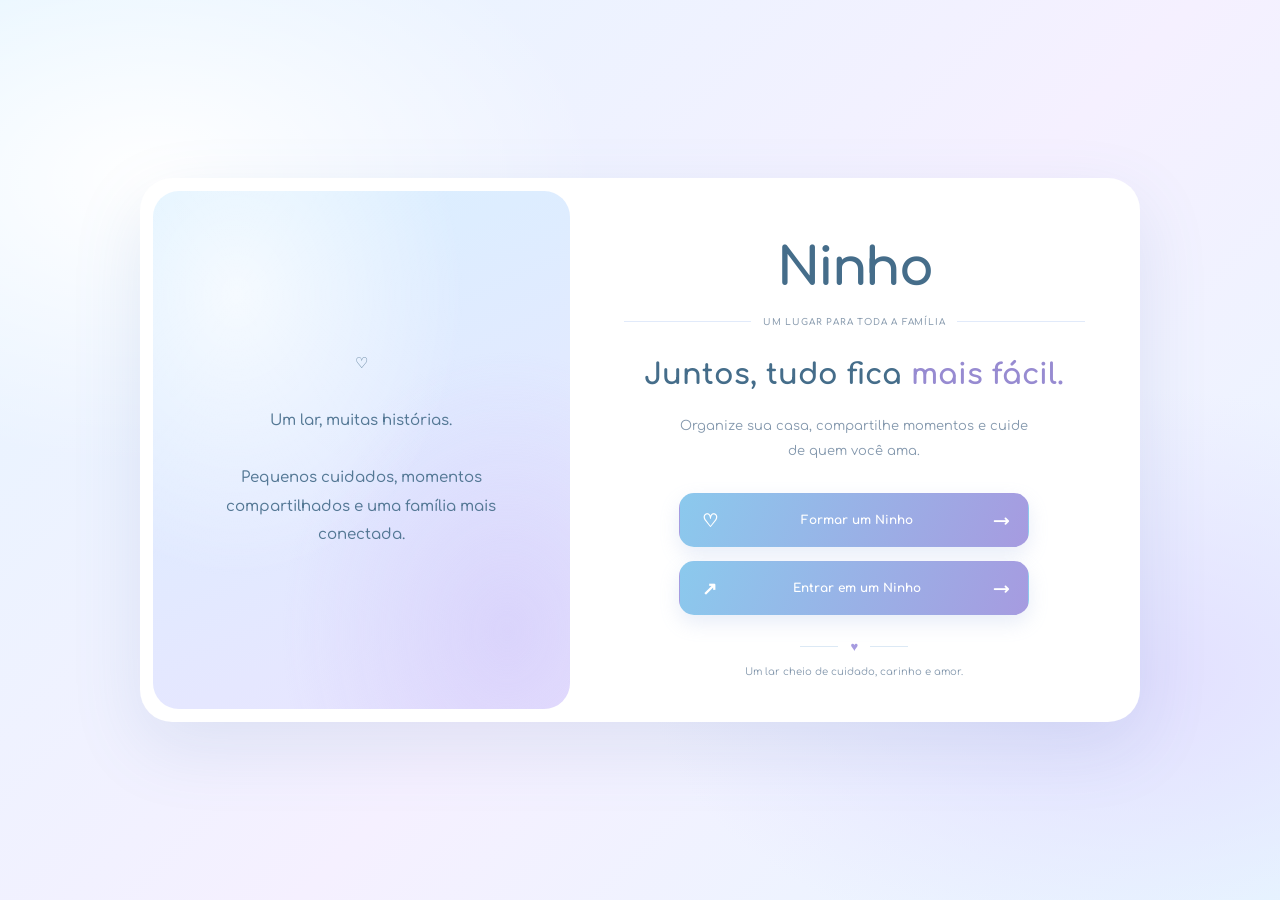
<file: index.html>
<!DOCTYPE html>
<html lang="pt-BR">   
    <head>
    <link rel="manifest" href="./manifest.json">
    <meta charset="UTF-8">
    <meta name="viewport" content="width=device-width, initial-scale=1.0">

    <title>Ninho | Um lar cheio de carinho</title>

    <link rel="preconnect" href="https://fonts.googleapis.com">
    <link rel="preconnect" href="https://fonts.gstatic.com" crossorigin>

    <link href="https://fonts.googleapis.com/css2?family=Comfortaa:wght@300;400;500;600;700&family=Nunito:wght@400;600;700;800&display=swap" rel="stylesheet">

    <link rel="stylesheet" href="style.css">
    <link rel="stylesheet" href="index.css">
</head>

<body class="pagina-inicial">

    <main class="cartao-inicial">

        <div class="decoracao-ninho"></div>

        <header class="marca-ninho">
            <h1>Ninho</h1>
            <p>Um lar cheio de cuidado e carinho.</p>
        </header>

        <div class="divisor-ninho">
            <span></span>
            <p>UM LUGAR PARA TODA A FAMÍLIA</p>
            <span></span>
        </div>

            <section class="boas-vindas">
                <h2>Juntos, tudo fica <span>mais fácil.</span></h2>
                <p>
                    Organize sua casa, compartilhe momentos
                    e cuide de quem você ama.
                </p>
            </section>
        </section>

        <nav class="opcoes" aria-label="Acesso ao Ninho">

            <a href="cadastro.html" class="botao-inicial botao-entrar">
                    <span class="icone-botao">♡</span>
                    <span>Formar um Ninho</span>
                    <span class="seta-botao">→</span>
                </a>

            <a href="login.html" class="botao-inicial botao-entrar">
                <span class="icone-botao">↗</span>
                <span>Entrar em um Ninho</span>
                <span class="seta-botao">→</span>
            </a>

        </nav>

        <footer class="rodape-inicial">
            <div class="linha-coracao"><span></span> ♥ <span></span></div>
            <p>Um lar cheio de cuidado, carinho e amor.</p>
        </footer>

    </main>
    
        <script>
        if ("serviceWorker" in navigator && window.isSecureContext) {
            window.addEventListener("load", () => {
            navigator.serviceWorker.register("./service-worker.js")
                .then(() => console.log("Ninho: service worker registrado!"))
                .catch((erro) => console.error("Erro no service worker:", erro));
            });
        }
        </script>

</body>
</html>
</file>
<file: style.css>
/* ===== ESTILOS COMPARTILHADOS DO NINHO ===== */

:root {
    --azul-claro: #e5f5ff;
    --azul-bebe: #c8ebff;
    --azul-medio: #8bc9ed;
    --lilas-suave: #a69be0;
    --texto: #456d8a;
    --texto-suave: #8a9caf;
    --branco: #ffffff;
    --sombra-suave: 0 12px 35px rgba(91, 130, 177, 0.12);
}

*,
*::before,
*::after {
    box-sizing: border-box;
}

html {
    min-height: 100%;
}

body {
    margin: 0;
    font-family: 'Comfortaa', sans-serif;
    color: var(--texto);
}

button,
input,
select,
textarea {
    font: inherit;
}
/* Alinhamento geral dos textos */
body {
    text-align: left;
}

section,
article,
.card,
.container {
    text-align: left;
}
/* Título de boas-vindas */
.boas-vindas h1 {
    text-align: left;
    max-width: 100%;
    width: 100%;
    overflow-wrap: break-word;
}
body {
    text-align: left;
}

#listaAlimentos {
    display: flex;
    flex-wrap: wrap;
    justify-content: center;
    gap: 18px;
}
</file>
<file: index.css>
body.pagina-inicial {
    min-height: 100vh;
    margin: 0;
    padding: 32px 24px;
    display: flex;
    align-items: center;
    justify-content: center;
    box-sizing: border-box;
    font-family: "Comfortaa", sans-serif;
    color: #456d8a;
    background:
        radial-gradient(ellipse at 12% 20%, #fff 0, transparent 28%),
        radial-gradient(ellipse at 88% 75%, #e2dfff 0, transparent 30%),
        linear-gradient(135deg, #e5f5ff, #f5f0ff 55%, #e7f6ff);
}

.pagina-inicial *,
.pagina-inicial *::before,
.pagina-inicial *::after {
    box-sizing: border-box;
}

/* CARTÃO PRINCIPAL */

.pagina-inicial .cartao-inicial {
    width: 100%;
    max-width: 1000px;
    min-height: 540px;
    padding: 12px;
    display: grid;
    grid-template-columns: 0.88fr 1.12fr;
    align-items: stretch;
    border: 1px solid rgba(255, 255, 255, 0.9);
    border-radius: 32px;
    background: #fff;
    box-shadow: 0 25px 70px rgba(91, 130, 177, 0.14);
    overflow: hidden;
}

/* PAINEL ESQUERDO */

.pagina-inicial .decoracao-ninho {
    position: relative;
    grid-column: 1;
    grid-row: 1 / 6;
    min-height: 510px;
    margin-right: 12px;
    overflow: hidden;
    border-radius: 26px;
    background:
        radial-gradient(
            ellipse at 20% 20%,
            rgba(255, 255, 255, 0.72),
            transparent 48%
        ),
        radial-gradient(
            ellipse at 85% 85%,
            rgba(199, 185, 247, 0.4),
            transparent 45%
        ),
        linear-gradient(155deg, #d9f0ff, #e9e4ff);
}

/* Decoração abstrata discreta, sem riscos */


/* Mensagem acolhedora no painel esquerdo */

.pagina-inicial .decoracao-ninho::before {
    content: "♡\A\A Um lar, muitas histórias.\A\A Pequenos cuidados, momentos compartilhados e uma família mais conectada.";
    position: absolute;
    top: 50%;
    left: 50%;
    width: 78%;
    transform: translate(-50%, -50%);
    color: #547895;
    font-family: "Comfortaa", sans-serif;
    font-size: 15px;
    font-weight: 500;
    line-height: 1.9;
    text-align: center;
    white-space: pre-line;
}

.pagina-inicial .decoracao-ninho::after {
    content: none;
}


/* MARCA */

.pagina-inicial .marca-ninho {
    grid-column: 2;
    grid-row: 1;
    padding: 48px 42px 0;
    text-align: center;
}

.pagina-inicial .marca-ninho h1 {
    margin: 0;
    color: #456d8a;
    font-family: "Comfortaa", sans-serif;
    font-size: 52px;
    font-weight: 700;
    letter-spacing: -2px;
}

.pagina-inicial .marca-ninho p {
    display: none;
}

/* DIVISOR */

.pagina-inicial .divisor-ninho {
    grid-column: 2;
    grid-row: 2;
    width: calc(100% - 84px);
    margin: 20px auto 26px;
    display: flex;
    align-items: center;
    justify-content: center;
    gap: 12px;
}

.pagina-inicial .divisor-ninho span {
    flex: 1;
    height: 1px;
    background: #e1eafa;
}

.pagina-inicial .divisor-ninho p {
    margin: 0;
    color: #8a9caf;
    font-size: 9px;
    font-weight: 600;
    letter-spacing: 0.8px;
    text-align: center;
}

/* MENSAGEM PRINCIPAL */

.pagina-inicial .boas-vindas {
    grid-column: 2;
    grid-row: 3;
    padding: 0 40px;
    text-align: center;
}

.pagina-inicial .boas-vindas h2 {
    margin: 0 0 18px;
    color: #456d8a;
    font-family: "Comfortaa", sans-serif;
    font-size: 29px;
    line-height: 1.5;
}

.pagina-inicial .boas-vindas h2 span {
    color: #978bd1;
}

.pagina-inicial .boas-vindas > p {
    max-width: 350px;
    margin: 0 auto;
    color: #8498ad;
    font-size: 13px;
    line-height: 1.9;
}

/* BOTÕES */

.pagina-inicial .opcoes {
    grid-column: 2;
    grid-row: 4;
    width: 100%;
    max-width: 390px;
    margin: 30px auto 0;
    padding: 0 20px;
    display: flex;
    flex-direction: column;
    gap: 14px;
}

.pagina-inicial .botao-inicial {
    width: 100%;
    min-height: 54px;
    padding: 13px 17px;
    display: grid;
    grid-template-columns: 25px 1fr 20px;
    align-items: center;
    gap: 10px;
    border-radius: 15px;
    font-family: "Comfortaa", sans-serif;
    font-size: 12px;
    font-weight: 700;
    text-align: center;
    text-decoration: none;
    transition:
        transform 0.2s ease,
        box-shadow 0.2s ease;
}


        .pagina-inicial .botao-entrar:first-child {
            color: #fff;
            background: linear-gradient(110deg, #8bc9ed, #a69be0);
            border: 1px solid transparent;
            box-shadow: 0 8px 20px rgba(140, 167, 219, 0.2);
        }

        .pagina-inicial .botao-entrar:last-child {
            color: #fff;
            background: linear-gradient(110deg, #8bc9ed, #a69be0);
            border: 1px solid transparent;
            box-shadow: 0 8px 20px rgba(140, 167, 219, 0.2);
        }


.pagina-inicial .botao-entrar {
    color: #547895;
    background: #f8fbff;
    border: 1px solid #dce9f5;
}

.pagina-inicial .icone-botao,
.pagina-inicial .seta-botao {
    font-size: 18px;
}

.pagina-inicial .botao-inicial:hover {
    transform: translateY(-2px);
    box-shadow: 0 9px 22px rgba(140, 167, 219, 0.2);
}

/* RODAPÉ SIMPLES */

.pagina-inicial .rodape-inicial {
    grid-column: 2;
    grid-row: 5;
    padding: 24px 20px 28px;
    text-align: center;
    color: #8498ad;
}

.pagina-inicial .linha-coracao {
    display: flex;
    align-items: center;
    justify-content: center;
    gap: 12px;
    color: #a69be0;
    font-size: 13px;
}

.pagina-inicial .linha-coracao span {
    width: 38px;
    height: 1px;
    background: #dce9f5;
}

.pagina-inicial .rodape-inicial p {
    margin: 9px 0 0;
    font-size: 10px;
    line-height: 1.8;
}

/* TABLETS E CELULARES */

@media (max-width: 760px) {
    body.pagina-inicial {
        padding: 22px 16px;
    }

    .pagina-inicial .cartao-inicial {
        max-width: 500px;
        min-height: auto;
        grid-template-columns: 1fr;
        grid-template-rows: 115px auto auto auto auto auto;
        border-radius: 27px;
    }

    .pagina-inicial .decoracao-ninho {
        grid-column: 1;
        grid-row: 1;
        min-height: 115px;
        margin: 0;
        border-radius: 21px;
    }

    .pagina-inicial .decoracao-ninho::before {
        content: "♡\A\A Um lar, muitas histórias.\A\A Pequenos cuidados, momentos compartilhados e uma família mais conectada.";
        position: absolute;
        top: 50%;
        left: 50%;
        width: 78%;
        transform: translate(-50%, -50%);
        color: #547895;
        font-family: "Comfortaa", sans-serif;
        font-size: 15px;
        font-weight: 500;
        line-height: 1.9;
        text-align: center;
        white-space: pre-line;
    }

    .pagina-inicial .decoracao-ninho::after {
        content: none;
    }


    .pagina-inicial .marca-ninho {
        grid-column: 1;
        grid-row: 2;
        padding: 24px 20px 0;
    }

    .pagina-inicial .marca-ninho h1 {
        font-size: 40px;
    }

    .pagina-inicial .divisor-ninho {
        grid-column: 1;
        grid-row: 3;
        width: calc(100% - 36px);
        margin: 22px auto;
    }

    .pagina-inicial .boas-vindas {
        grid-column: 1;
        grid-row: 4;
        padding: 0 20px;
    }

    .pagina-inicial .boas-vindas h2 {
        font-size: 25px;
    }

    .pagina-inicial .opcoes {
        grid-column: 1;
        grid-row: 5;
        margin-top: 25px;
    }

    .pagina-inicial .rodape-inicial {
        grid-column: 1;
        grid-row: 6;
        padding: 22px 12px 18px;
    }
}

@media (max-width: 420px) {
    .pagina-inicial .cartao-inicial {
        padding: 9px;
    }

    .pagina-inicial .boas-vindas h2 {
        font-size: 23px;
    }

    .pagina-inicial .boas-vindas > p {
        font-size: 12px;
    }

    .pagina-inicial .divisor-ninho p {
        font-size: 8px;
        letter-spacing: 0.4px;
    }

    .pagina-inicial .opcoes {
        padding: 0 8px;
    }

    .pagina-inicial .botao-inicial {
        font-size: 10px;
    }
}

/* ==============================
   CORREÇÃO RESPONSIVA DO NINHO
============================== */

@media (max-width: 850px) {
    /* O cartão vira uma coluna */
    .pagina-inicial .cartao-inicial {
        display: flex;
        flex-direction: column;
        width: 100%;
        max-width: 540px;
        min-height: auto;
        padding: 22px;
        gap: 18px;
        overflow: hidden;
    }

    /* Remove a frase decorativa que estava sobrepondo o conteúdo */
    .pagina-inicial .decoracao-ninho::before,
    .pagina-inicial .decoracao-ninho::after {
        content: none !important;
        display: none !important;
    }

    /* Transforma a decoração em um detalhe pequeno */
    .pagina-inicial .decoracao-ninho {
        display: block;
        position: relative;
        flex: none;
        width: 100%;
        height: 12px;
        min-height: 12px;
        margin: 0;
        padding: 0;
        border-radius: 20px;
        background: linear-gradient(90deg, #d9f0ff, #e9e4ff);
    }

    .pagina-inicial .marca-ninho,
    .pagina-inicial .divisor-ninho,
    .pagina-inicial .boas-vindas,
    .pagina-inicial .opcoes,
    .pagina-inicial .rodape-inicial {
        width: 100%;
        flex: none;
        text-align: center;
    }

    .pagina-inicial .boas-vindas h2 {
        font-size: clamp(21px, 4vw, 25px);
        line-height: 1.45;
    }

    .pagina-inicial .boas-vindas p {
        font-size: 13px;
        line-height: 1.8;
    }

    .pagina-inicial .opcoes {
        display: flex;
        flex-direction: column;
        gap: 10px;
    }

    .pagina-inicial .botao-inicial {
        width: 100%;
        min-height: 50px;
    }
}

@media (max-width: 480px) {
    .pagina-inicial .cartao-inicial {
        padding: 20px 17px;
        gap: 15px;
        border-radius: 25px;
    }

    .pagina-inicial .marca-ninho h1 {
        font-size: 38px;
    }

    .pagina-inicial .boas-vindas h2 {
        font-size: 21px;
    }

    .pagina-inicial .boas-vindas p {
        font-size: 12px;
    }

    .pagina-inicial .divisor-ninho p {
        font-size: 8px;
    }

    .pagina-inicial .botao-inicial {
        min-height: 49px;
        font-size: 11px;
    }

    .pagina-inicial .rodape-inicial p {
        font-size: 10px;
        line-height: 1.7;
    }
}
</file>
